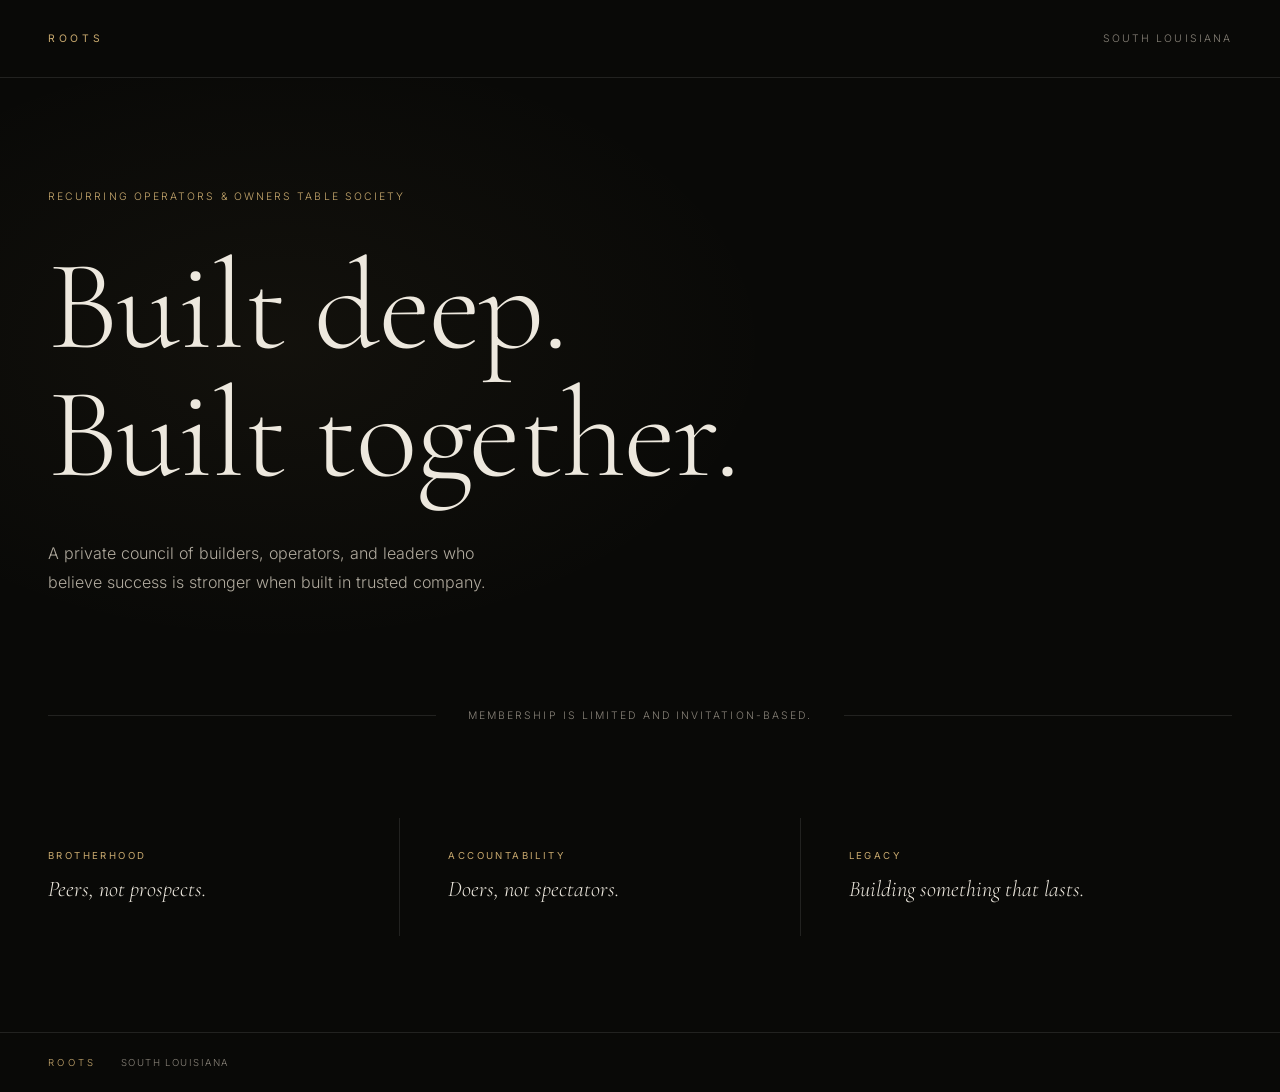
<file: index.html>
<!DOCTYPE html>
<html lang="en">
<head>
  <meta charset="UTF-8" />
  <meta name="viewport" content="width=device-width, initial-scale=1.0" />
  <title>ROOTS — South Louisiana</title>
  <meta name="description" content="A private council of builders, operators, and leaders in South Louisiana. Built deep. Built together." />
  <meta name="theme-color" content="#090907" />
  <meta name="color-scheme" content="dark" />
  <link rel="canonical" href="https://grantdozier.github.io/Roots-Society/" />
  <link rel="icon" type="image/svg+xml" href="favicon.svg" />
  <link rel="icon" type="image/png" sizes="32x32" href="favicon-32.png" />
  <link rel="apple-touch-icon" href="apple-touch-icon.png" />
  <meta property="og:type" content="website" />
  <meta property="og:site_name" content="ROOTS" />
  <meta property="og:title" content="ROOTS — Built deep. Built together." />
  <meta property="og:description" content="A private council of builders, operators, and leaders in South Louisiana." />
  <meta property="og:url" content="https://grantdozier.github.io/Roots-Society/" />
  <meta property="og:image" content="https://grantdozier.github.io/Roots-Society/og-image.png" />
  <meta property="og:image:width" content="1200" />
  <meta property="og:image:height" content="630" />
  <meta property="og:image:alt" content="ROOTS — Built deep. Built together. A private council in South Louisiana." />
  <meta name="twitter:card" content="summary_large_image" />
  <link rel="stylesheet" href="fonts.css" />
  <link rel="stylesheet" href="style.css" />
</head>
<body>

  <header>
    <span class="wordmark">ROOTS</span>
    <span class="location">South Louisiana</span>
  </header>

  <main>
    <section class="hero">
      <p class="eyebrow">Recurring Operators &amp; Owners Table Society</p>
      <h1>Built deep.<br>Built together.</h1>
      <p class="descriptor">A private council of builders, operators, and leaders who believe success is stronger when built in trusted company.</p>
    </section>

    <section class="rule-block">
      <div class="rule"></div>
      <p class="rule-text">Membership is limited and invitation-based.</p>
      <div class="rule"></div>
    </section>

    <section class="pillars">
      <div class="pillar">
        <h2 class="pillar-label">Brotherhood</h2>
        <p>Peers, not prospects.</p>
      </div>
      <div class="pillar-divider"></div>
      <div class="pillar">
        <h2 class="pillar-label">Accountability</h2>
        <p>Doers, not spectators.</p>
      </div>
      <div class="pillar-divider"></div>
      <div class="pillar">
        <h2 class="pillar-label">Legacy</h2>
        <p>Building something that lasts.</p>
      </div>
    </section>
  </main>

  <footer>
    <span class="footer-mark">ROOTS</span>
    <span class="footer-sub">South Louisiana</span>
  </footer>

</body>
</html>
</file>
<file: fonts.css>
/* Self-hosted latin subsets, mirrored from Google Fonts (css2) declarations. */

@font-face {
  font-family: 'Cormorant Garamond';
  font-style: normal;
  font-weight: 300;
  font-display: swap;
  src: url('fonts/cormorant-garamond-300.woff2') format('woff2');
  unicode-range: U+0000-00FF, U+0131, U+0152-0153, U+02BB-02BC, U+02C6, U+02DA, U+02DC, U+0304, U+0308, U+0329, U+2000-206F, U+20AC, U+2122, U+2191, U+2193, U+2212, U+2215, U+FEFF, U+FFFD;
}

@font-face {
  font-family: 'Cormorant Garamond';
  font-style: italic;
  font-weight: 300;
  font-display: swap;
  src: url('fonts/cormorant-garamond-300-italic.woff2') format('woff2');
  unicode-range: U+0000-00FF, U+0131, U+0152-0153, U+02BB-02BC, U+02C6, U+02DA, U+02DC, U+0304, U+0308, U+0329, U+2000-206F, U+20AC, U+2122, U+2191, U+2193, U+2212, U+2215, U+FEFF, U+FFFD;
}

/* Inter ships as one variable file; declared per-weight exactly as Google serves it. */
@font-face {
  font-family: 'Inter';
  font-style: normal;
  font-weight: 300;
  font-display: swap;
  src: url('fonts/inter-300.woff2') format('woff2');
  unicode-range: U+0000-00FF, U+0131, U+0152-0153, U+02BB-02BC, U+02C6, U+02DA, U+02DC, U+0304, U+0308, U+0329, U+2000-206F, U+20AC, U+2122, U+2191, U+2193, U+2212, U+2215, U+FEFF, U+FFFD;
}

@font-face {
  font-family: 'Inter';
  font-style: normal;
  font-weight: 400;
  font-display: swap;
  src: url('fonts/inter-300.woff2') format('woff2');
  unicode-range: U+0000-00FF, U+0131, U+0152-0153, U+02BB-02BC, U+02C6, U+02DA, U+02DC, U+0304, U+0308, U+0329, U+2000-206F, U+20AC, U+2122, U+2191, U+2193, U+2212, U+2215, U+FEFF, U+FFFD;
}
</file>
<file: style.css>
/* ============================================================
   ROOTS
   ============================================================ */

:root {
  --black:   #090907;
  --border:  #222220;
  --gold:    #c8a96e;
  --cream:   #ede8de;
  --muted:   #8a847a;
  --body:    #b0aa9e;
}

::selection {
  background: rgba(200, 169, 110, 0.28);
  color: var(--cream);
}

*, *::before, *::after {
  box-sizing: border-box;
  margin: 0;
  padding: 0;
}

html, body {
  height: 100%;
}

body {
  background: var(--black);
  color: var(--body);
  font-family: 'Inter', system-ui, sans-serif;
  font-weight: 300;
  -webkit-font-smoothing: antialiased;
  display: flex;
  flex-direction: column;
  min-height: 100vh;
}

/* ============================================================
   HEADER
   ============================================================ */

header {
  display: flex;
  align-items: center;
  justify-content: space-between;
  padding: 2rem 3rem;
  border-bottom: 1px solid var(--border);
}

.wordmark {
  font-family: 'Inter', sans-serif;
  font-size: 0.65rem;
  font-weight: 400;
  letter-spacing: 0.35em;
  text-transform: uppercase;
  color: var(--gold);
}

.location {
  font-size: 0.65rem;
  letter-spacing: 0.2em;
  text-transform: uppercase;
  color: var(--muted);
}

/* ============================================================
   MAIN
   ============================================================ */

main {
  flex: 1;
  display: flex;
  flex-direction: column;
  justify-content: center;
  background:
    radial-gradient(55% 45% at 22% 28%, rgba(200, 169, 110, 0.05), transparent 70%);
}

/* ============================================================
   HERO
   ============================================================ */

.hero {
  padding: 7rem 3rem 5rem;
  max-width: 900px;
}

.eyebrow {
  font-size: 0.65rem;
  letter-spacing: 0.2em;
  text-transform: uppercase;
  color: var(--gold);
  margin-bottom: 2.5rem;
  display: block;
}

h1 {
  font-family: 'Cormorant Garamond', Georgia, serif;
  font-size: clamp(2.75rem, 0.5rem + 10.5vw, 8rem);
  font-weight: 300;
  line-height: 1;
  color: var(--cream);
  letter-spacing: -0.01em;
  margin-bottom: 2.5rem;
}

.descriptor {
  font-size: 1rem;
  line-height: 1.8;
  color: var(--body);
  max-width: 480px;
}

/* ============================================================
   RULE BLOCK
   ============================================================ */

.rule-block {
  display: flex;
  align-items: center;
  gap: 2rem;
  padding: 0 3rem;
  margin: 2rem 0;
}

.rule {
  flex: 1;
  height: 1px;
  background: var(--border);
}

.rule-text {
  font-size: 0.65rem;
  letter-spacing: 0.2em;
  text-transform: uppercase;
  color: var(--muted);
  white-space: nowrap;
}

/* ============================================================
   PILLARS
   ============================================================ */

.pillars {
  display: flex;
  align-items: stretch;
  padding: 4rem 3rem 6rem;
  gap: 0;
  max-width: 1200px;
}

.pillar {
  flex: 1;
  padding: 2rem 3rem 2rem 0;
}

.pillar:last-child {
  padding-right: 0;
}

.pillar-label {
  display: block;
  font-family: 'Inter', system-ui, sans-serif;
  font-weight: 400;
  font-size: 0.6rem;
  letter-spacing: 0.25em;
  text-transform: uppercase;
  color: var(--gold);
  margin-bottom: 0.75rem;
}

.pillar p {
  font-family: 'Cormorant Garamond', Georgia, serif;
  font-size: 1.4rem;
  font-weight: 300;
  font-style: italic;
  color: var(--cream);
  line-height: 1.4;
}

.pillar-divider {
  width: 1px;
  background: var(--border);
  margin: 0 3rem 0 0;
  align-self: stretch;
}

/* ============================================================
   FOOTER
   ============================================================ */

footer {
  border-top: 1px solid var(--border);
  padding: 1.5rem 3rem;
  display: flex;
  align-items: center;
  gap: 1.5rem;
}

.footer-mark {
  font-size: 0.6rem;
  letter-spacing: 0.35em;
  text-transform: uppercase;
  color: var(--gold);
}

.footer-sub {
  font-size: 0.6rem;
  letter-spacing: 0.15em;
  text-transform: uppercase;
  color: var(--muted);
}

/* ============================================================
   ENTRANCE
   ============================================================ */

@media (prefers-reduced-motion: no-preference) {
  .eyebrow,
  h1,
  .descriptor,
  .pillar {
    opacity: 0;
    transform: translateY(14px);
    animation: rise 0.9s cubic-bezier(0.22, 1, 0.36, 1) forwards;
  }

  h1 { animation-delay: 0.12s; }
  .descriptor { animation-delay: 0.24s; }

  .rule-block,
  .pillar-divider {
    opacity: 0;
    animation: fade 1.2s ease 0.45s forwards;
  }

  .pillars .pillar:nth-child(1) { animation-delay: 0.5s; }
  .pillars .pillar:nth-child(3) { animation-delay: 0.62s; }
  .pillars .pillar:nth-child(5) { animation-delay: 0.74s; }
}

@keyframes rise {
  to {
    opacity: 1;
    transform: none;
  }
}

@keyframes fade {
  to { opacity: 1; }
}

/* ============================================================
   RESPONSIVE
   ============================================================ */

@media (max-width: 700px) {
  header {
    padding: 1.5rem 1.5rem;
  }

  .hero {
    padding: 4rem 1.5rem 3rem;
  }

  .rule-block {
    padding: 0 1.5rem;
  }

  .rule-text {
    letter-spacing: 0.12em;
    white-space: normal;
    text-align: center;
  }

  .pillars {
    flex-direction: column;
    padding: 3rem 1.5rem 4rem;
    gap: 2.5rem;
  }

  .pillar {
    padding: 0;
    border-top: 1px solid var(--border);
    padding-top: 2rem;
  }

  .pillar:first-child {
    border-top: none;
    padding-top: 0;
  }

  .pillar-divider {
    display: none;
  }

  footer {
    padding: 1.5rem;
  }
}
</file>
